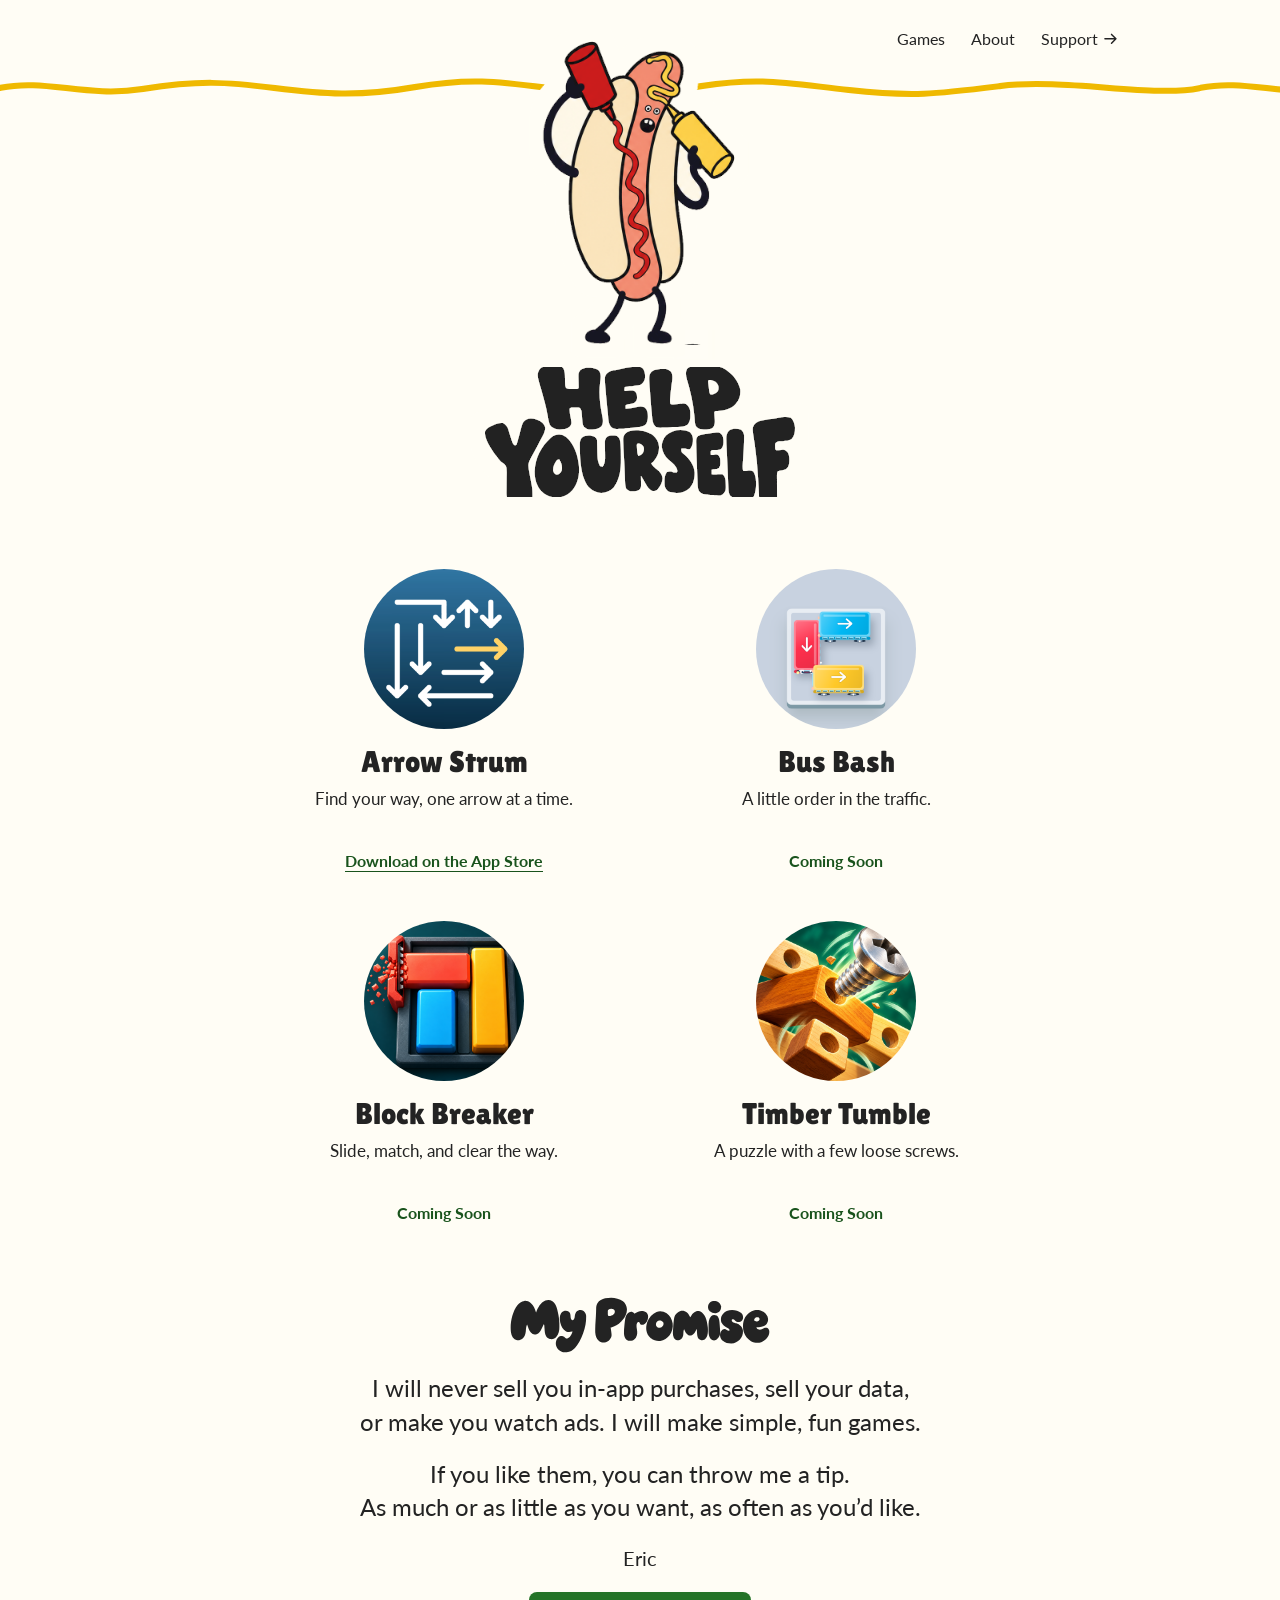
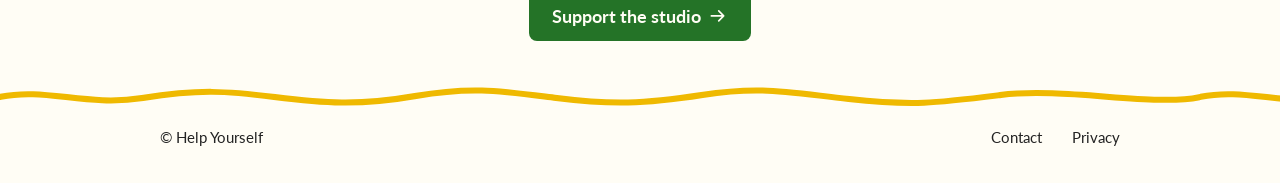
<file: docs/index.html>
<!doctype html>
<html lang="en">
<head>
  <meta charset="utf-8">
  <meta name="viewport" content="width=device-width, initial-scale=1">
  <meta name="description" content="Simple, fun games. No ads, no in-app purchases, and no selling your data. Meet Arrow Strum, Bus Bash, Block Breaker, and Timber Tumble.">
  <meta name="theme-color" content="#fffdf5">
  <meta property="og:title" content="Help Yourself — Simple, fun games">
  <meta property="og:description" content="Simple, fun games. No ads, no in-app purchases, and no selling your data. Meet Arrow Strum, Bus Bash, Block Breaker, and Timber Tumble.">
  <meta property="og:type" content="website">
  <title>Help Yourself — Simple, fun games</title>
  <link rel="stylesheet" href="assets/styles.css?v=23">
  <link rel="preload" href="assets/fonts/Lato-Regular.ttf" as="font" type="font/ttf" crossorigin>
  <script src="assets/site.js?v=3" defer></script>
  <script defer src="https://bakalytics.com/bakalytics.js" data-property="df28fb0e-aca4-45f9-acde-9a55ff2860d5"></script>
</head>
<body class="home">
  <a class="skip-link" href="#main">Skip to content</a>
  <header class="site-header">
    <div class="header-inner">
      <a class="small-brand" href="./" aria-label="Help Yourself home" aria-hidden="true" tabindex="-1"><img src="assets/brand/help-yourself-wordmark.svg" width="692" height="292" alt="Help Yourself"></a>
      <nav aria-label="Main navigation">
        <a href="#games">Games</a>
        <a href="about/">About</a>
        <a class="support-link" href="support/">Support <svg viewBox="0 0 24 24" fill="none" aria-hidden="true"><path d="M4 12h15m-6-6 6 6-6 6" stroke="currentColor" stroke-width="2" stroke-linecap="round" stroke-linejoin="round"/></svg></a>
      </nav>
    </div>
    <div class="header-rule" aria-hidden="true"></div>
  </header>
  <main id="main" tabindex="-1">
    <section class="hero" aria-labelledby="brand-title">
      <svg class="brand-filter" aria-hidden="true" focusable="false" xmlns="http://www.w3.org/2000/svg">
        <defs>
          <filter id="brand-clearance" x="-25%" y="-25%" width="150%" height="150%" primitiveUnits="userSpaceOnUse">
            <feMorphology in="SourceAlpha" operator="dilate" radius="14" result="outline"/>
            <feFlood flood-color="var(--color-paper)"/>
            <feComposite in2="outline" operator="in"/>
            <feMerge><feMergeNode/><feMergeNode in="SourceGraphic"/></feMerge>
          </filter>
        </defs>
      </svg>
      <img class="mascot" src="assets/brand/hot-dog-mascot.png" alt="" width="510" height="775" fetchpriority="high" style="filter: url(#brand-clearance)">
      <h1 id="brand-title"><span class="visually-hidden">Help Yourself</span><img class="wordmark" src="assets/brand/help-yourself-wordmark.svg" style="filter: url(#brand-clearance)" width="692" height="292" alt="" aria-hidden="true"></h1>
    </section>
    <section class="game-list" id="games" aria-labelledby="games-title">
      <h2 class="visually-hidden" id="games-title">Games</h2>
      <article class="game-preview" id="arrow-strum" aria-labelledby="arrow-strum-title">
        <img class="game-art" src="assets/games/arrow-strum.png" width="512" height="512" alt="">
        <h3 id="arrow-strum-title"><a href="arrow-strum/">Arrow Strum</a></h3>
        <p>Find your way, one arrow at a time.</p>
        <p class="availability"><a href="https://apps.apple.com/app/arrow-strum/id6838650227">Download on the App Store</a></p>
      </article>
      <article class="game-preview" id="bus-bash" aria-labelledby="bus-bash-title">
        <img class="game-art" src="assets/games/bus-bash.png" width="512" height="512" alt="" loading="lazy">
        <h3 id="bus-bash-title">Bus Bash</h3>
        <p>A little order in the traffic.</p>
        <p class="availability">Coming Soon</p>
      </article>
      <article class="game-preview" id="block-breaker" aria-labelledby="block-breaker-title">
        <img class="game-art" src="assets/games/block-breaker.png" width="512" height="512" alt="" loading="lazy">
        <h3 id="block-breaker-title">Block Breaker</h3>
        <p>Slide, match, and clear the way.</p>
        <p class="availability">Coming Soon</p>
      </article>
      <article class="game-preview" id="timber-tumble" aria-labelledby="timber-tumble-title">
        <img class="game-art" src="assets/games/timber-tumble.png" width="512" height="512" alt="" loading="lazy">
        <h3 id="timber-tumble-title">Timber Tumble</h3>
        <p>A puzzle with a few loose screws.</p>
        <p class="availability">Coming Soon</p>
      </article>
    </section>
    <section class="promise" aria-labelledby="promise-title">
      <h2 id="promise-title"><span class="visually-hidden">My Promise</span><img src="assets/headings/my-promise.svg" alt="" aria-hidden="true" width="1339" height="289" loading="lazy"></h2>
      <p>I will never sell you in-app purchases, sell your data,<br class="desktop-break"> or make you watch ads. I will make simple, fun games.</p>
      <p>If you like them, you can throw me a tip.<br class="desktop-break"> As much or as little as you want, as often as you’d like.</p>
      <p class="signoff">Eric</p>
      <a class="button" href="support/">Support the studio <svg viewBox="0 0 24 24" fill="none" aria-hidden="true"><path d="M4 12h15m-6-6 6 6-6 6" stroke="currentColor" stroke-width="2" stroke-linecap="round" stroke-linejoin="round"/></svg></a>
    </section>
  </main>
  <footer class="site-footer">
    <div class="footer-rule" aria-hidden="true"></div>
    <div class="footer-inner">
      <a href="./" class="footer-copyright">© Help Yourself</a>
      <nav aria-label="Footer navigation"><a href="mailto:support@helpyourself.games">Contact</a><a href="privacy/">Privacy</a></nav>
    </div>
  </footer>
</body>
</html>
</file>
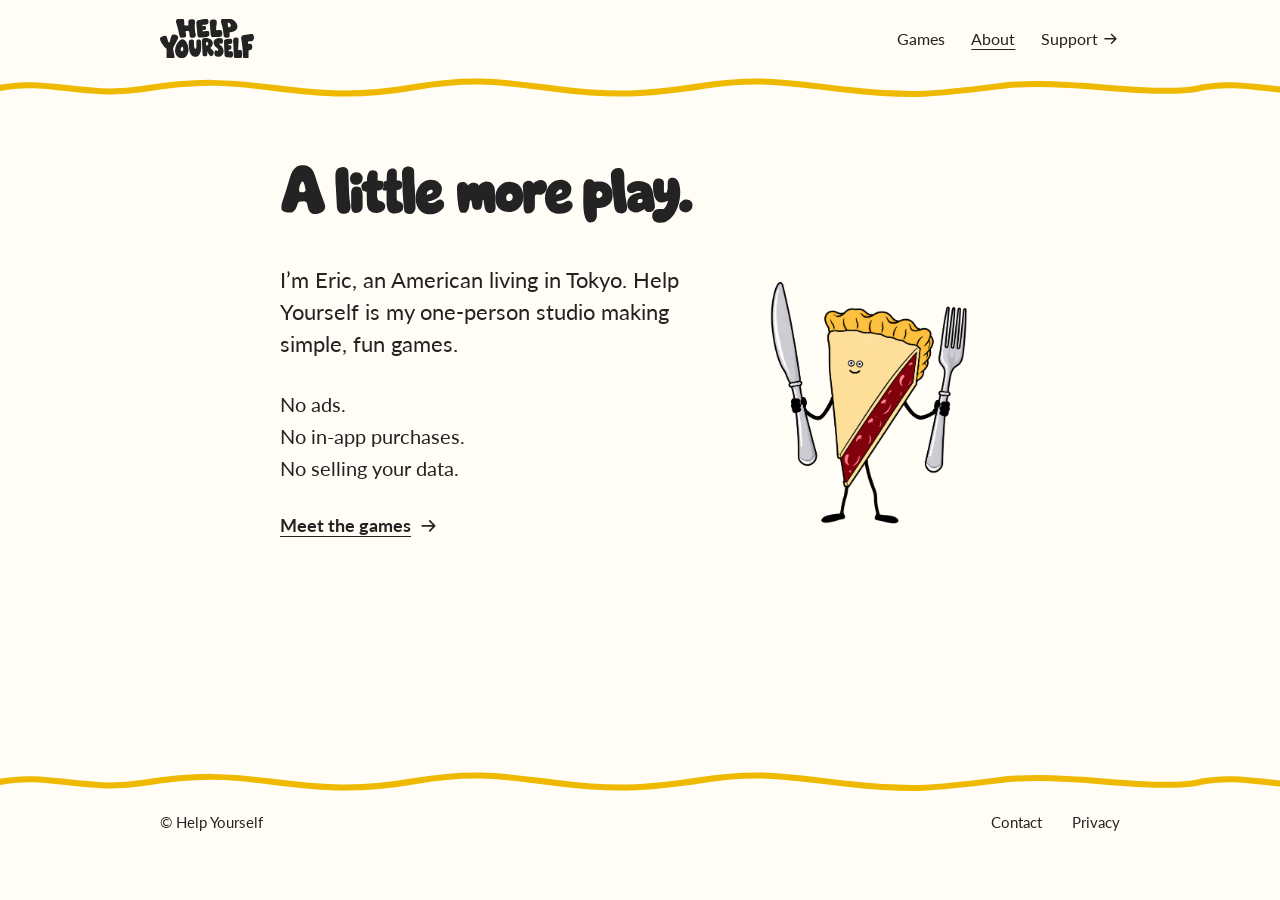
<file: docs/about/index.html>
<!doctype html>
<html lang="en">
<head>
  <meta charset="utf-8">
  <meta name="viewport" content="width=device-width, initial-scale=1">
  <meta name="description" content="Help Yourself is a one-person game studio by Eric, an American living in Tokyo.">
  <meta name="theme-color" content="#fffdf5">
  <meta property="og:title" content="About — Help Yourself">
  <meta property="og:description" content="Help Yourself is a one-person game studio by Eric, an American living in Tokyo.">
  <meta property="og:type" content="website">
  <title>About — Help Yourself</title>
  <link rel="stylesheet" href="../assets/styles.css?v=23">
  <link rel="preload" href="../assets/fonts/Lato-Regular.ttf" as="font" type="font/ttf" crossorigin>
  <script src="../assets/site.js?v=3" defer></script>
  <script defer src="https://bakalytics.com/bakalytics.js" data-property="df28fb0e-aca4-45f9-acde-9a55ff2860d5"></script>
</head>
<body>
  <a class="skip-link" href="#main">Skip to content</a>
  <header class="site-header">
    <div class="header-inner">
      <a class="small-brand" href="../" aria-label="Help Yourself home"><img src="../assets/brand/help-yourself-wordmark.svg" width="692" height="292" alt="Help Yourself"></a>
      <nav aria-label="Main navigation">
        <a href="../#games">Games</a>
        <a href="../about/" aria-current="page">About</a>
        <a class="support-link" href="../support/">Support <svg viewBox="0 0 24 24" fill="none" aria-hidden="true"><path d="M4 12h15m-6-6 6 6-6 6" stroke="currentColor" stroke-width="2" stroke-linecap="round" stroke-linejoin="round"/></svg></a>
      </nav>
    </div>
    <div class="header-rule" aria-hidden="true"></div>
  </header>
  <main id="main" class="interior" tabindex="-1">
    <div class="page-intro"><h1 class="lettered-heading"><span class="visually-hidden">A little more play.</span><img class="heading-art" src="../assets/headings/a-little-more-play.svg" alt="" aria-hidden="true" width="1103" height="160"></h1></div>
    <div class="short-story about-story">
      <p class="page-lead">I’m Eric, an American living in Tokyo. Help Yourself is my one-person studio making simple, fun games.</p>
      <img class="pie-character" src="../assets/characters/cherry-pie.png" alt="" width="1145" height="1374">
      <p class="promise-lines">No ads.<br>No in-app purchases.<br>No selling your data.</p>
      <a class="text-action" href="../#games">Meet the games <svg viewBox="0 0 24 24" fill="none" aria-hidden="true"><path d="M4 12h15m-6-6 6 6-6 6" stroke="currentColor" stroke-width="2" stroke-linecap="round" stroke-linejoin="round"/></svg></a>
    </div>
  </main>
  <footer class="site-footer">
    <div class="footer-rule" aria-hidden="true"></div>
    <div class="footer-inner">
      <a href="../" class="footer-copyright">© Help Yourself</a>
      <nav aria-label="Footer navigation"><a href="mailto:support@helpyourself.games">Contact</a><a href="../privacy/">Privacy</a></nav>
    </div>
  </footer>
</body>
</html>
</file>
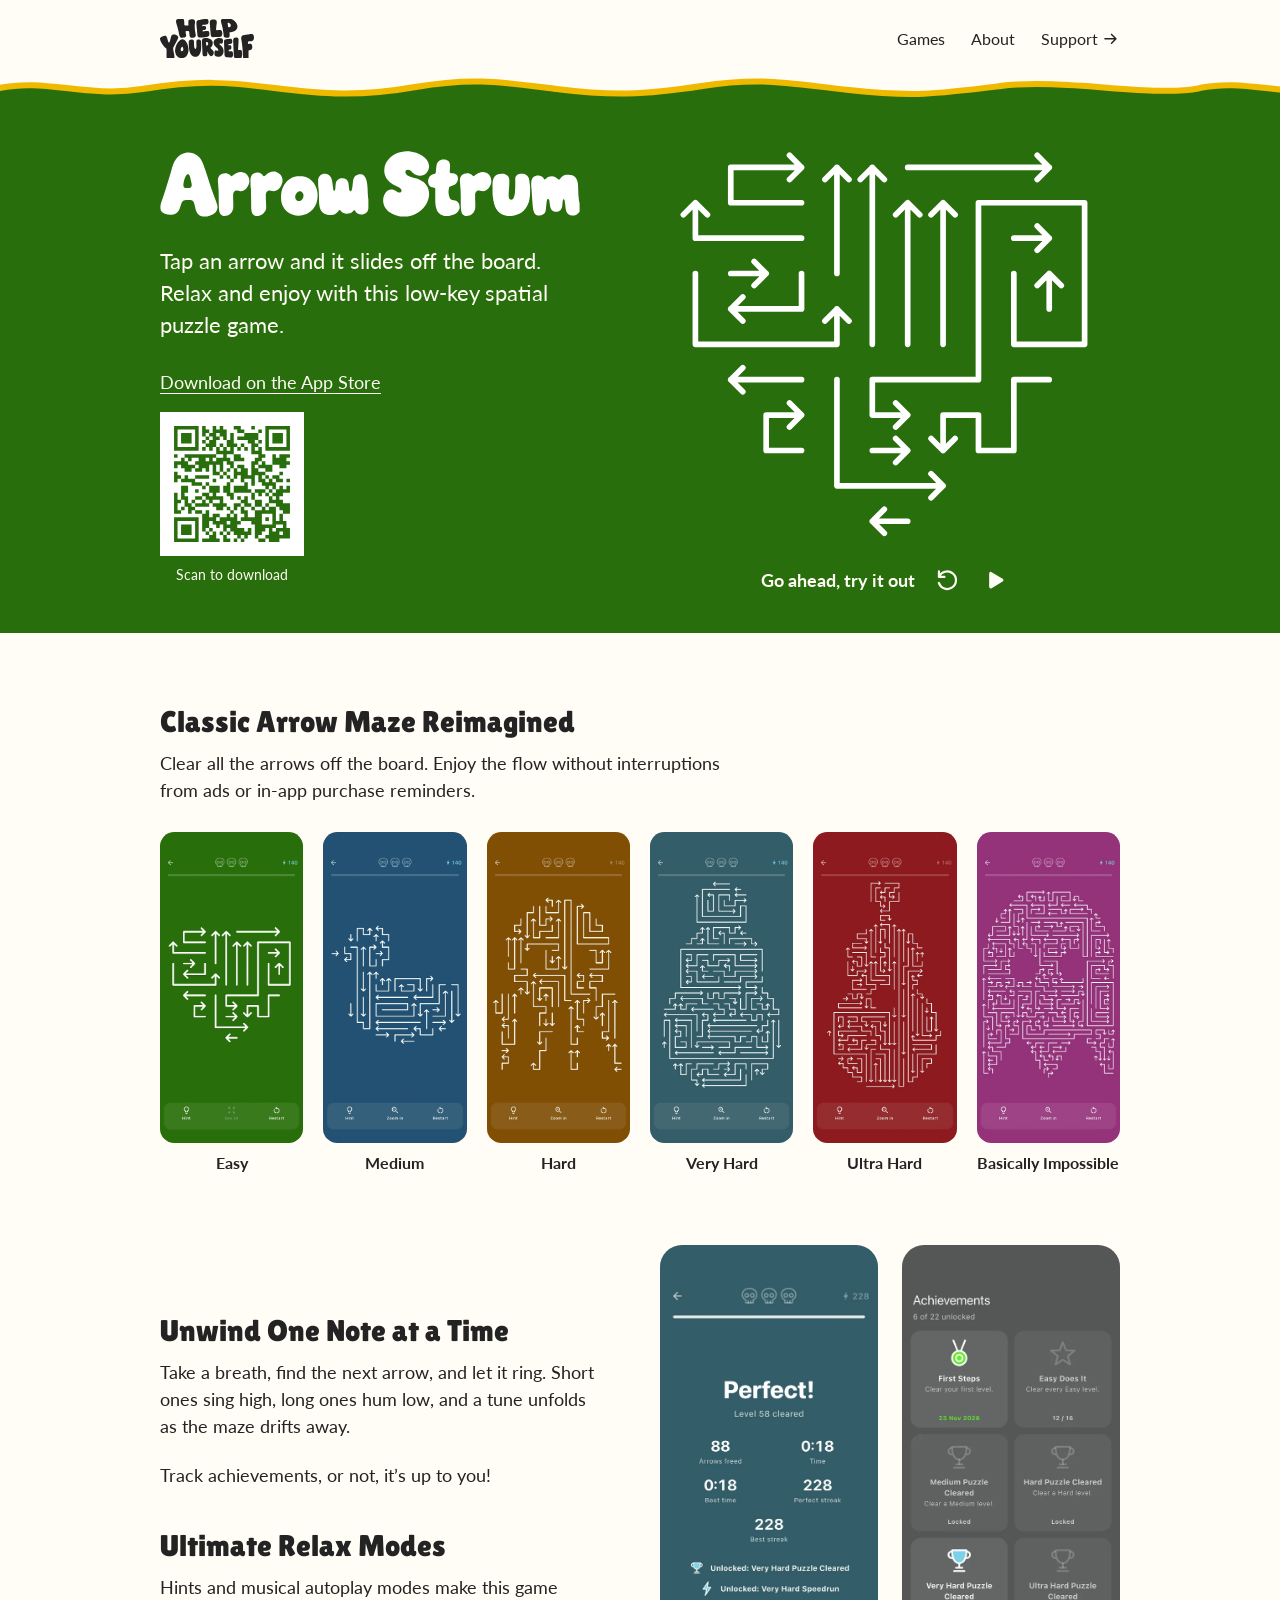
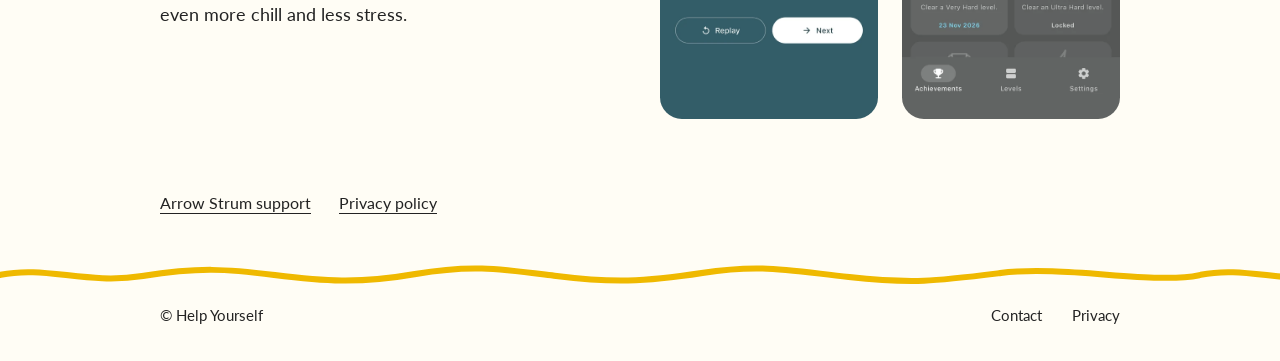
<file: docs/arrow-strum/index.html>
<!doctype html>
<html lang="en">
<head>
  <meta charset="utf-8">
  <meta name="viewport" content="width=device-width, initial-scale=1">
  <meta name="description" content="Free every arrow and play the whole board like a harp. A musical puzzle with 100 levels, no ads, and no in-app purchases.">
  <meta name="theme-color" content="#fffdf5">
  <meta property="og:title" content="Arrow Strum — Help Yourself">
  <meta property="og:description" content="Free every arrow and play the whole board like a harp. A musical puzzle with 100 levels, no ads, and no in-app purchases.">
  <meta property="og:type" content="website">
  <meta property="og:image" content="https://helpyourself.games/assets/games/arrow-strum.png">
  <title>Arrow Strum — Help Yourself</title>
  <link rel="stylesheet" href="../assets/styles.css?v=24">
  <link rel="preload" href="../assets/fonts/Lato-Regular.ttf" as="font" type="font/ttf" crossorigin>
  <script src="../assets/site.js?v=3" defer></script>
  <script src="../assets/arrow-strum.js?v=7" defer></script>
  <script defer src="https://bakalytics.com/bakalytics.js" data-property="df28fb0e-aca4-45f9-acde-9a55ff2860d5"></script>
</head>
<body>
  <a class="skip-link" href="#main">Skip to content</a>
  <header class="site-header">
    <div class="header-inner">
      <a class="small-brand" href="../" aria-label="Help Yourself home"><img src="../assets/brand/help-yourself-wordmark.svg" width="692" height="292" alt="Help Yourself"></a>
      <nav aria-label="Main navigation">
        <a href="../#games">Games</a>
        <a href="../about/">About</a>
        <a class="support-link" href="../support/">Support <svg viewBox="0 0 24 24" fill="none" aria-hidden="true"><path d="M4 12h15m-6-6 6 6-6 6" stroke="currentColor" stroke-width="2" stroke-linecap="round" stroke-linejoin="round"/></svg></a>
      </nav>
    </div>
    <div class="header-rule" aria-hidden="true"></div>
  </header>
  <main id="main" class="interior game-page" tabindex="-1">
    <div class="game-banner">
     <div class="game-hero">
      <div class="game-intro">
        <h1 class="lettered-heading"><span class="visually-hidden">Arrow Strum</span><img class="heading-art" src="../assets/headings/arrow-strum.svg" alt="" aria-hidden="true" width="3417" height="537"></h1>
        <p class="page-lead">Tap an arrow and it slides off the board. Relax and enjoy with this low-key spatial puzzle game.</p>
        <div class="app-download">
          <a href="https://apps.apple.com/app/arrow-strum/id6838650227">Download on the App Store</a>
          <figure class="app-store-qr">
            <a href="https://apps.apple.com/app/arrow-strum/id6838650227" aria-label="Arrow Strum on the App Store"><img src="../assets/games/arrow-strum-app-store-qr.svg?v=2" width="144" height="144" alt="QR code for Arrow Strum’s App Store listing"></a>
            <figcaption>Scan to download</figcaption>
          </figure>
        </div>
      </div>
      <div class="board-demo" id="board-demo">
        <svg class="board" viewBox="-1 -1 13 12" role="img" aria-label="A heart-shaped Arrow Strum board made of 19 white arrows.">
          <path data-arrow="6,0 R4" d="M6 0 10 0M9.66 0.34 10 0 9.66 -0.34"/>
          <path data-arrow="5,5 U5" d="M5 5 5 0M5.34 0.34 5 0 4.66 0.34"/>
          <path data-arrow="4,6 D3 R3" d="M4 6 4 9 7 9M6.66 9.34 7 9 6.66 8.66"/>
          <path data-arrow="10,6 L1 D2 L1 U1 L1 D1" d="M10 6 9 6 9 8 8 8 8 7 7 7 7 8M6.66 7.66 7 8 7.34 7.66"/>
          <path data-arrow="7,5 U4" d="M7 5 7 1M7.34 1.34 7 1 6.66 1.34"/>
          <path data-arrow="4,3 U3" d="M4 3 4 0M4.34 0.34 4 0 3.66 0.34"/>
          <path data-arrow="0,3 D2 R4 U1" d="M0 3 0 5 4 5 4 4M4.34 4.34 4 4 3.66 4.34"/>
          <path data-arrow="9,3 D2 R2 U4 L3 D5 L3 D1 R1" d="M9 3 9 5 11 5 11 1 8 1 8 6 5 6 5 7 6 7M5.66 7.34 6 7 5.66 6.66"/>
          <path data-arrow="3,8 L1 U1 R1" d="M3 8 2 8 2 7 3 7M2.66 7.34 3 7 2.66 6.66"/>
          <path data-arrow="3,2 L3 U1" d="M3 2 0 2 0 1M0.34 1.34 0 1 -0.34 1.34"/>
          <path data-arrow="3,1 L2 U1 R2" d="M3 1 1 1 1 0 3 0M2.66 0.34 3 0 2.66 -0.34"/>
          <path data-arrow="9,2 R1" d="M9 2 10 2M9.66 2.34 10 2 9.66 1.66"/>
          <path data-arrow="3,3 D1 L2" d="M3 3 3 4 1 4M1.34 3.66 1 4 1.34 4.34"/>
          <path data-arrow="3,6 L2" d="M3 6 1 6M1.34 5.66 1 6 1.34 6.34"/>
          <path data-arrow="6,10 L1" d="M6 10 5 10M5.34 9.66 5 10 5.34 10.34"/>
          <path data-arrow="5,8 R1" d="M5 8 6 8M5.66 8.34 6 8 5.66 7.66"/>
          <path data-arrow="6,5 U4" d="M6 5 6 1M6.34 1.34 6 1 5.66 1.34"/>
          <path data-arrow="10,4 U1" d="M10 4 10 3M10.34 3.34 10 3 9.66 3.34"/>
          <path data-arrow="1,3 R1" d="M1 3 2 3M1.66 3.34 2 3 1.66 2.66"/>
        </svg>
        <div class="board-controls" hidden>
          <p class="board-prompt">Go ahead, try it out</p>
          <p class="board-status visually-hidden" role="status"></p>
          <button class="icon-button" type="button" aria-label="Restart" title="Restart" data-restart><svg viewBox="0 0 24 24" fill="none" aria-hidden="true"><path d="M4.6 9a8 8 0 1 1-.2 5.5M4.5 4v5h5" stroke="currentColor" stroke-width="2" stroke-linecap="round" stroke-linejoin="round"/></svg></button>
          <button class="icon-button" type="button" aria-label="Autoplay" title="Autoplay" data-autoplay><svg viewBox="0 0 24 24" fill="currentColor" stroke="currentColor" stroke-width="3" stroke-linejoin="round" aria-hidden="true"><path class="play-icon" d="M8 6v12l10-6z"/><path class="stop-icon" d="M7 7h10v10H7z"/></svg></button>
        </div>
      </div>
     </div>
    </div>
    <section class="game-section" aria-labelledby="ranks-title">
      <h2 id="ranks-title">Classic Arrow Maze Reimagined</h2>
      <p>Clear all the arrows off the board. Enjoy the flow without interruptions from ads or in-app purchase reminders.</p>
      <ul class="rank-list">
        <li><a class="shot" href="../assets/games/arrow-strum/easy-heart-large.webp"><img class="screen" src="../assets/games/arrow-strum/easy-heart.webp" width="400" height="869" loading="lazy" alt="An Easy board in the shape of a heart."><span>Easy</span></a></li>
        <li><a class="shot" href="../assets/games/arrow-strum/medium-duck-large.webp"><img class="screen" src="../assets/games/arrow-strum/medium-duck.webp" width="400" height="869" loading="lazy" alt="A Medium board in the shape of a duck."><span>Medium</span></a></li>
        <li><a class="shot" href="../assets/games/arrow-strum/hard-octopus-large.webp"><img class="screen" src="../assets/games/arrow-strum/hard-octopus.webp" width="400" height="869" loading="lazy" alt="A Hard board in the shape of an octopus."><span>Hard</span></a></li>
        <li><a class="shot" href="../assets/games/arrow-strum/very-hard-snowman-large.webp"><img class="screen" src="../assets/games/arrow-strum/very-hard-snowman.webp" width="400" height="869" loading="lazy" alt="A Very Hard board in the shape of a snowman."><span>Very Hard</span></a></li>
        <li><a class="shot" href="../assets/games/arrow-strum/ultra-hard-guitar-large.webp"><img class="screen" src="../assets/games/arrow-strum/ultra-hard-guitar.webp" width="400" height="869" loading="lazy" alt="An Ultra Hard board in the shape of a guitar."><span>Ultra Hard</span></a></li>
        <li><a class="shot" href="../assets/games/arrow-strum/impossible-ghost-large.webp"><img class="screen" src="../assets/games/arrow-strum/impossible-ghost.webp" width="400" height="869" loading="lazy" alt="A Basically Impossible board in the shape of a ghost."><span>Basically Impossible</span></a></li>
      </ul>
    </section>
    <div class="game-section game-split">
      <div>
        <section aria-labelledby="music-title">
          <h2 id="music-title">Unwind One Note at a Time</h2>
          <p>Take a breath, find the next arrow, and let it ring. Short ones sing high, long ones hum low, and a tune unfolds as the maze drifts away.</p>
          <p>Track achievements, or not, it’s up to you!</p>
        </section>
        <section aria-labelledby="way-title">
          <h2 id="way-title">Ultimate Relax Modes</h2>
          <p>Hints and musical autoplay modes make this game even more chill and less stress.</p>
        </section>
      </div>
      <div class="screen-pair">
        <a class="shot" href="../assets/games/arrow-strum/cleared-large.webp"><img class="screen" src="../assets/games/arrow-strum/cleared.webp" width="520" height="1131" loading="lazy" alt="The Perfect screen after clearing level 58."></a>
        <a class="shot" href="../assets/games/arrow-strum/achievements-large.webp"><img class="screen" src="../assets/games/arrow-strum/achievements.webp" width="520" height="1131" loading="lazy" alt="The Achievements screen, with 6 of 22 unlocked."></a>
      </div>
    </div>
    <p class="game-section game-links"><a href="support/">Arrow Strum support</a> <a href="privacy/">Privacy policy</a></p>
    <dialog class="viewer" aria-label="Screenshot viewer">
      <img alt="" width="960" height="2087">
      <p class="viewer-caption"></p>
      <button class="viewer-button viewer-close" type="button" aria-label="Close"><svg viewBox="0 0 24 24" fill="none" aria-hidden="true"><path d="m6 6 12 12M18 6 6 18" stroke="currentColor" stroke-width="2" stroke-linecap="round"/></svg></button>
      <button class="viewer-button viewer-previous" type="button" aria-label="Previous screenshot"><svg viewBox="0 0 24 24" fill="none" aria-hidden="true"><path d="M20 12H5m6-6-6 6 6 6" stroke="currentColor" stroke-width="2" stroke-linecap="round" stroke-linejoin="round"/></svg></button>
      <button class="viewer-button viewer-next" type="button" aria-label="Next screenshot"><svg viewBox="0 0 24 24" fill="none" aria-hidden="true"><path d="M4 12h15m-6-6 6 6-6 6" stroke="currentColor" stroke-width="2" stroke-linecap="round" stroke-linejoin="round"/></svg></button>
    </dialog>
  </main>
  <footer class="site-footer">
    <div class="footer-rule" aria-hidden="true"></div>
    <div class="footer-inner">
      <a href="../" class="footer-copyright">© Help Yourself</a>
      <nav aria-label="Footer navigation"><a href="mailto:support@helpyourself.games">Contact</a><a href="../privacy/">Privacy</a></nav>
    </div>
  </footer>
</body>
</html>
</file>
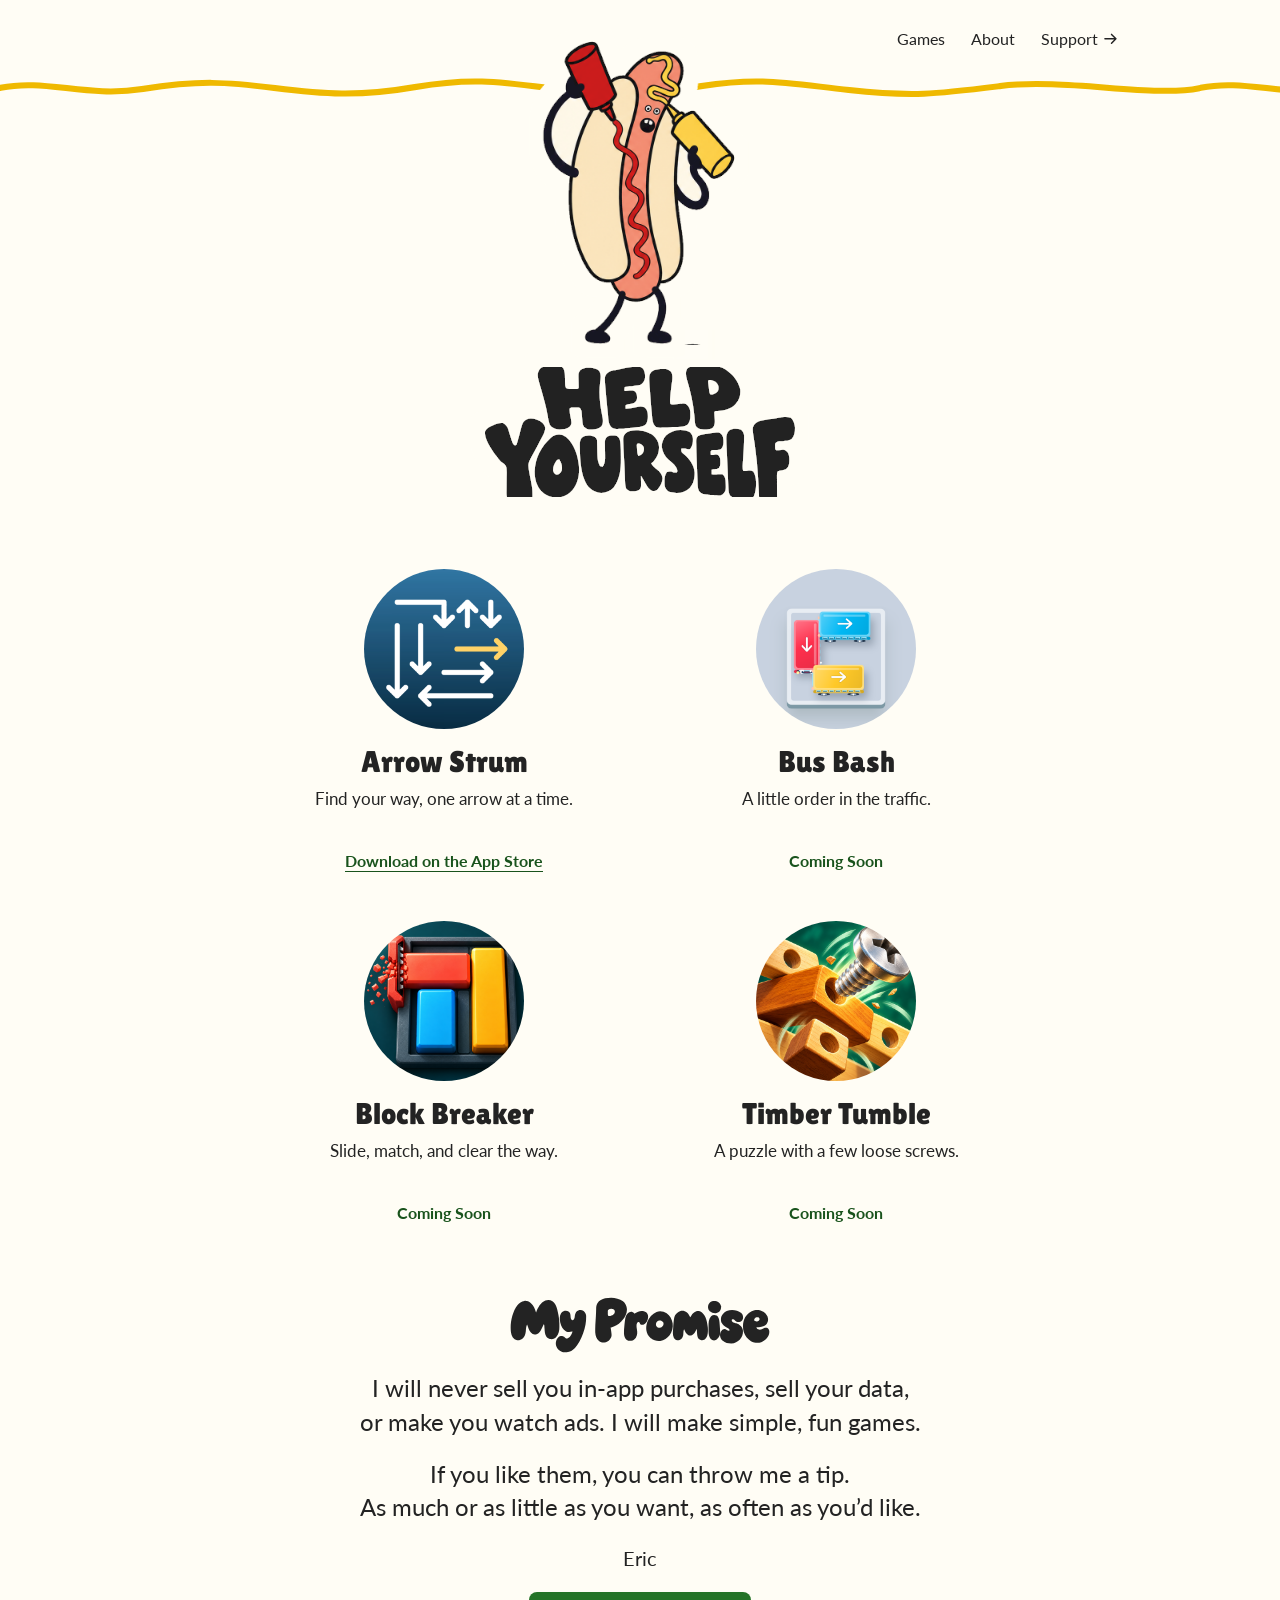
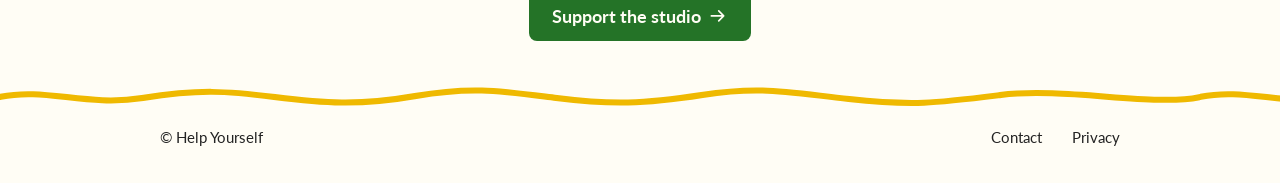
<file: docs/games/index.html>
<!doctype html>
<html lang="en">
<head>
  <meta charset="utf-8">
  <meta name="viewport" content="width=device-width, initial-scale=1">
  <title>Games — Help Yourself</title>
  <link rel="canonical" href="https://helpyourself.games/">
  <script>
    // Keep old game bookmarks working while the homepage is the games page.
    const sections = ["games", "arrow-strum", "bus-bash", "block-breaker", "timber-tumble"];
    const section = location.hash.slice(1);
    location.replace("../#" + (sections.includes(section) ? section : "games"));
  </script>
  <meta http-equiv="refresh" content="0;url=../#games">
  <script defer src="https://bakalytics.com/bakalytics.js" data-property="df28fb0e-aca4-45f9-acde-9a55ff2860d5"></script>
</head>
<body>
  <p><a href="../#games">See the games on Help Yourself</a></p>
</body>
</html>
</file>
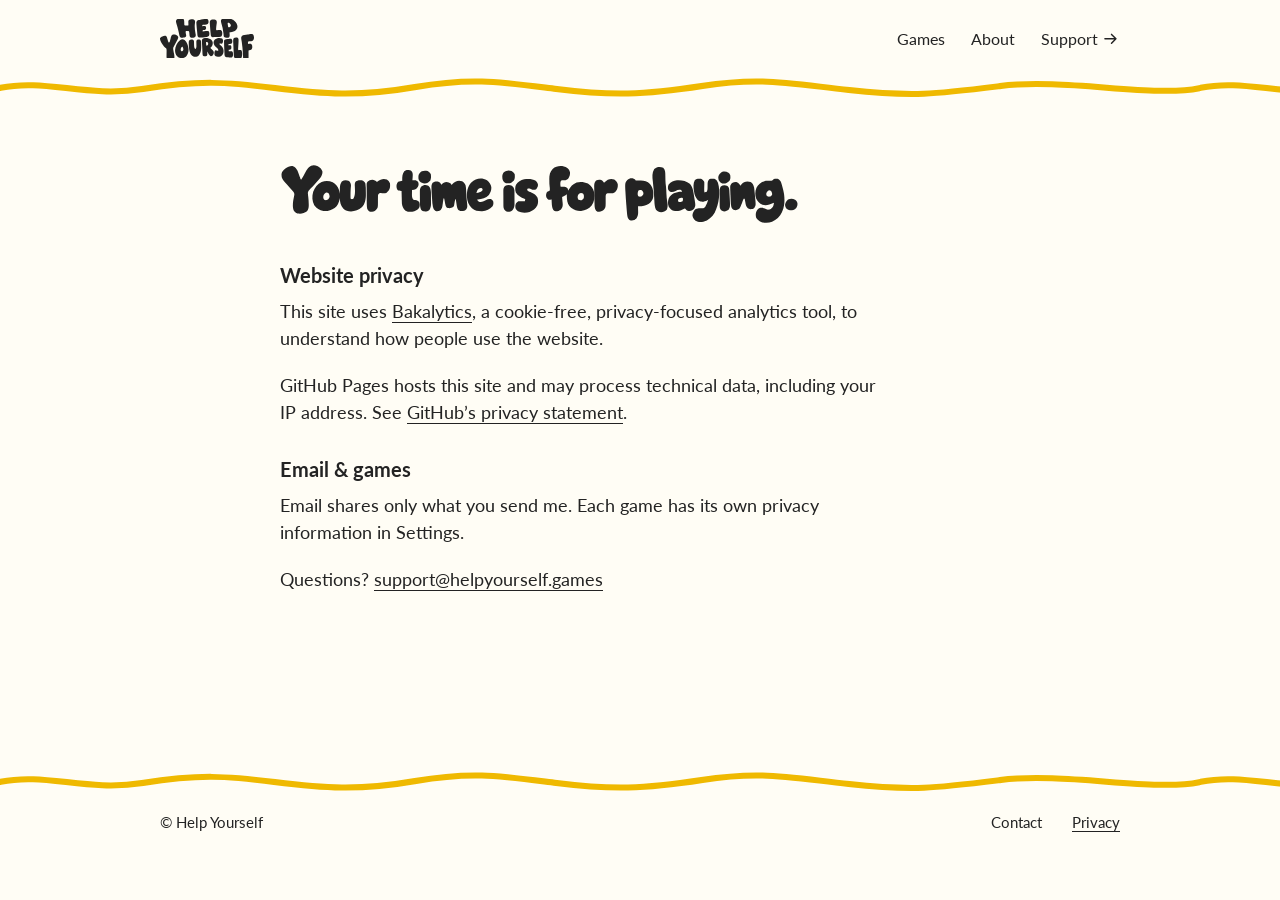
<file: docs/privacy/index.html>
<!doctype html>
<html lang="en">
<head>
  <meta charset="utf-8">
  <meta name="viewport" content="width=device-width, initial-scale=1">
  <meta name="description" content="How this Help Yourself website handles privacy.">
  <meta name="theme-color" content="#fffdf5">
  <meta property="og:title" content="Privacy — Help Yourself">
  <meta property="og:description" content="How this Help Yourself website handles privacy.">
  <meta property="og:type" content="website">
  <title>Privacy — Help Yourself</title>
  <link rel="stylesheet" href="../assets/styles.css?v=23">
  <link rel="preload" href="../assets/fonts/Lato-Regular.ttf" as="font" type="font/ttf" crossorigin>
  <script src="../assets/site.js?v=3" defer></script>
  <script defer src="https://bakalytics.com/bakalytics.js" data-property="df28fb0e-aca4-45f9-acde-9a55ff2860d5"></script>
</head>
<body>
  <a class="skip-link" href="#main">Skip to content</a>
  <header class="site-header">
    <div class="header-inner">
      <a class="small-brand" href="../" aria-label="Help Yourself home"><img src="../assets/brand/help-yourself-wordmark.svg" width="692" height="292" alt="Help Yourself"></a>
      <nav aria-label="Main navigation">
        <a href="../#games">Games</a>
        <a href="../about/">About</a>
        <a class="support-link" href="../support/">Support <svg viewBox="0 0 24 24" fill="none" aria-hidden="true"><path d="M4 12h15m-6-6 6 6-6 6" stroke="currentColor" stroke-width="2" stroke-linecap="round" stroke-linejoin="round"/></svg></a>
      </nav>
    </div>
    <div class="header-rule" aria-hidden="true"></div>
  </header>
  <main id="main" class="interior" tabindex="-1">
    <div class="page-intro"><h1 class="lettered-heading"><span class="visually-hidden">Your time is for playing.</span><img class="heading-art" src="../assets/headings/your-time-is-for-playing.svg" alt="" aria-hidden="true" width="1435" height="166"></h1></div>
    <div class="privacy-copy">
      <h2>Website privacy</h2>
      <p>This site uses <a href="https://bakalytics.com/">Bakalytics</a>, a cookie-free, privacy-focused analytics tool, to understand how people use the website.</p>
      <p>GitHub Pages hosts this site and may process technical data, including your IP address. See <a href="https://docs.github.com/en/site-policy/privacy-policies/github-general-privacy-statement">GitHub’s privacy statement</a>.</p>
      <h2>Email &amp; games</h2>
      <p>Email shares only what you send me. Each game has its own privacy information in Settings.</p>
      <p>Questions? <a href="mailto:support@helpyourself.games">support@helpyourself.games</a></p>
    </div>
  </main>
  <footer class="site-footer">
    <div class="footer-rule" aria-hidden="true"></div>
    <div class="footer-inner">
      <a href="../" class="footer-copyright">© Help Yourself</a>
      <nav aria-label="Footer navigation"><a href="mailto:support@helpyourself.games">Contact</a><a href="../privacy/" aria-current="page">Privacy</a></nav>
    </div>
  </footer>
</body>
</html>
</file>
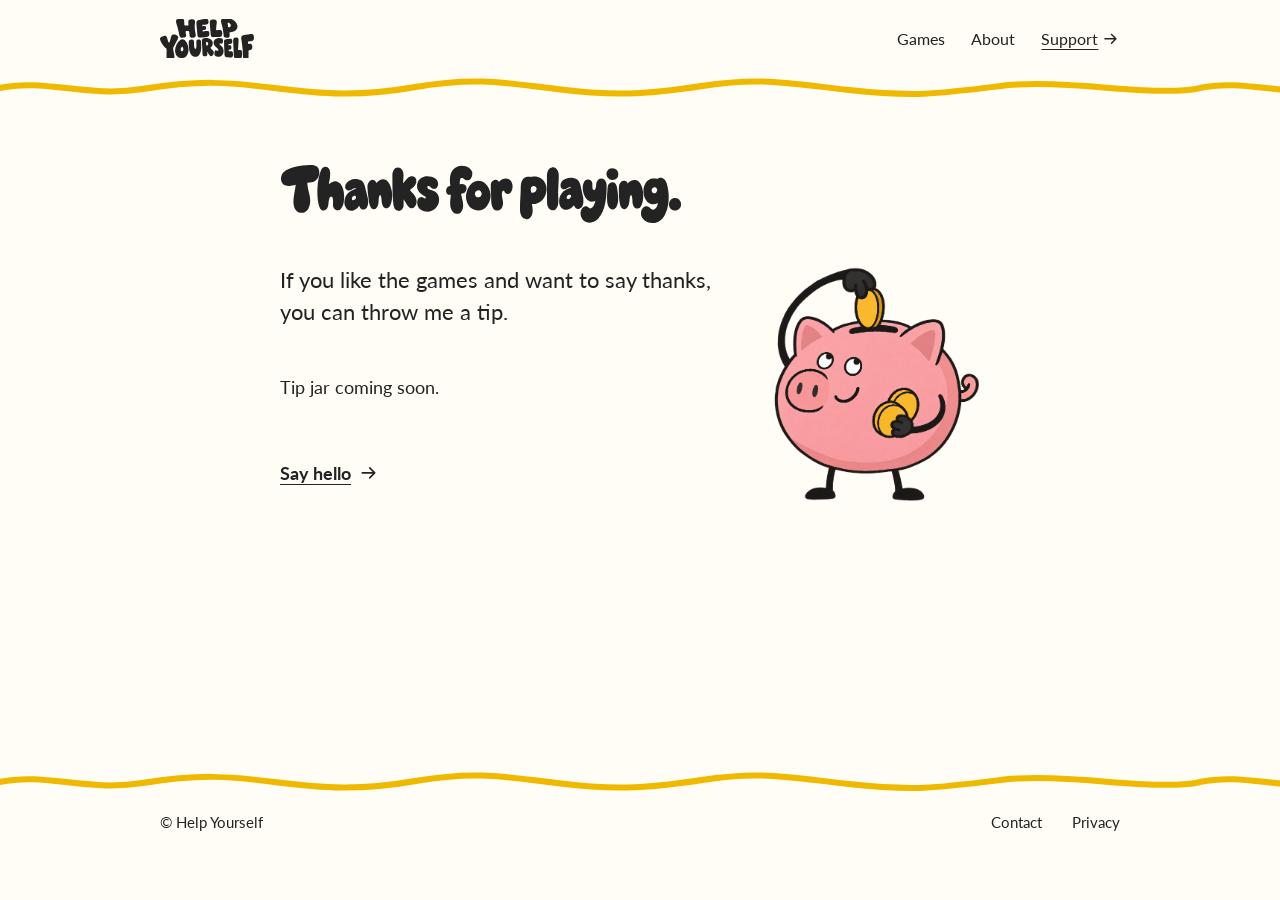
<file: docs/support/index.html>
<!doctype html>
<html lang="en">
<head>
  <meta charset="utf-8">
  <meta name="viewport" content="width=device-width, initial-scale=1">
  <meta name="description" content="If you like the games and want to say thanks, you can throw me a tip.">
  <meta name="theme-color" content="#fffdf5">
  <meta property="og:title" content="Support the studio — Help Yourself">
  <meta property="og:description" content="If you like the games and want to say thanks, you can throw me a tip.">
  <meta property="og:type" content="website">
  <title>Support the studio — Help Yourself</title>
  <link rel="stylesheet" href="../assets/styles.css?v=23">
  <link rel="preload" href="../assets/fonts/Lato-Regular.ttf" as="font" type="font/ttf" crossorigin>
  <script src="../assets/site.js?v=3" defer></script>
  <script defer src="https://bakalytics.com/bakalytics.js" data-property="df28fb0e-aca4-45f9-acde-9a55ff2860d5"></script>
</head>
<body>
  <a class="skip-link" href="#main">Skip to content</a>
  <header class="site-header">
    <div class="header-inner">
      <a class="small-brand" href="../" aria-label="Help Yourself home"><img src="../assets/brand/help-yourself-wordmark.svg" width="692" height="292" alt="Help Yourself"></a>
      <nav aria-label="Main navigation">
        <a href="../#games">Games</a>
        <a href="../about/">About</a>
        <a class="support-link" href="../support/" aria-current="page">Support <svg viewBox="0 0 24 24" fill="none" aria-hidden="true"><path d="M4 12h15m-6-6 6 6-6 6" stroke="currentColor" stroke-width="2" stroke-linecap="round" stroke-linejoin="round"/></svg></a>
      </nav>
    </div>
    <div class="header-rule" aria-hidden="true"></div>
  </header>
  <main id="main" class="interior" tabindex="-1">
    <div class="page-intro"><h1 class="lettered-heading"><span class="visually-hidden">Thanks for playing.</span><img class="heading-art" src="../assets/headings/thanks-for-playing.svg" alt="" aria-hidden="true" width="1487" height="222"></h1></div>
    <div class="short-story support-copy support-story">
      <p class="page-lead">If you like the games and want to say thanks, you can throw me a tip.</p>
      <img class="bank-character" src="../assets/characters/coin-bank.png" alt="A smiling piggy bank putting a gold coin into its own slot." width="1223" height="1286">
      <p>Tip jar coming soon.</p>
      <a class="text-action" href="mailto:support@helpyourself.games">Say hello <svg viewBox="0 0 24 24" fill="none" aria-hidden="true"><path d="M4 12h15m-6-6 6 6-6 6" stroke="currentColor" stroke-width="2" stroke-linecap="round" stroke-linejoin="round"/></svg></a>
    </div>
  </main>
  <footer class="site-footer">
    <div class="footer-rule" aria-hidden="true"></div>
    <div class="footer-inner">
      <a href="../" class="footer-copyright">© Help Yourself</a>
      <nav aria-label="Footer navigation"><a href="mailto:support@helpyourself.games">Contact</a><a href="../privacy/">Privacy</a></nav>
    </div>
  </footer>
</body>
</html>
</file>
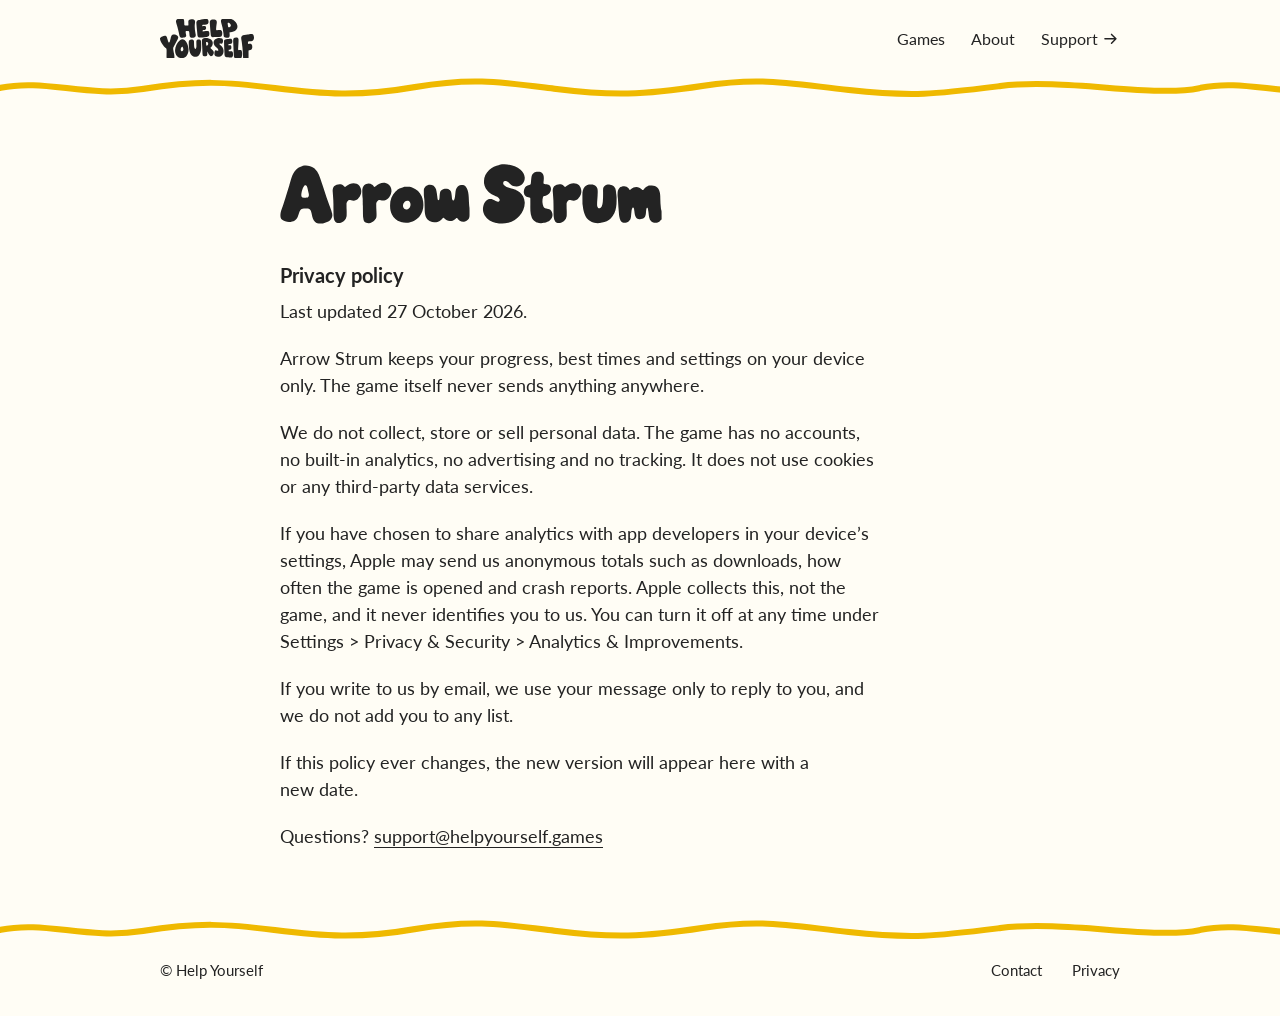
<file: docs/arrow-strum/privacy/index.html>
<!doctype html>
<html lang="en">
<head>
  <meta charset="utf-8">
  <meta name="viewport" content="width=device-width, initial-scale=1">
  <meta name="description" content="Arrow Strum collects nothing. Your progress stays on your device.">
  <meta name="theme-color" content="#fffdf5">
  <meta property="og:title" content="Arrow Strum privacy policy — Help Yourself">
  <meta property="og:description" content="Arrow Strum collects nothing. Your progress stays on your device.">
  <meta property="og:type" content="website">
  <meta property="og:image" content="https://helpyourself.games/assets/games/arrow-strum.png">
  <title>Arrow Strum privacy policy — Help Yourself</title>
  <link rel="stylesheet" href="../../assets/styles.css?v=23">
  <link rel="preload" href="../../assets/fonts/Lato-Regular.ttf" as="font" type="font/ttf" crossorigin>
  <script src="../../assets/site.js?v=3" defer></script>
  <script defer src="https://bakalytics.com/bakalytics.js" data-property="df28fb0e-aca4-45f9-acde-9a55ff2860d5"></script>
</head>
<body>
  <a class="skip-link" href="#main">Skip to content</a>
  <header class="site-header">
    <div class="header-inner">
      <a class="small-brand" href="../../" aria-label="Help Yourself home"><img src="../../assets/brand/help-yourself-wordmark.svg" width="692" height="292" alt="Help Yourself"></a>
      <nav aria-label="Main navigation">
        <a href="../../#games">Games</a>
        <a href="../../about/">About</a>
        <a class="support-link" href="../../support/">Support <svg viewBox="0 0 24 24" fill="none" aria-hidden="true"><path d="M4 12h15m-6-6 6 6-6 6" stroke="currentColor" stroke-width="2" stroke-linecap="round" stroke-linejoin="round"/></svg></a>
      </nav>
    </div>
    <div class="header-rule" aria-hidden="true"></div>
  </header>
  <main id="main" class="interior" tabindex="-1">
    <div class="page-intro"><h1 class="lettered-heading"><span class="visually-hidden">Arrow Strum privacy policy</span><img class="heading-art" src="../../assets/headings/arrow-strum.svg" alt="" aria-hidden="true" width="3417" height="537"></h1></div>
    <div class="privacy-copy">
      <h2>Privacy policy</h2>
      <p>Last updated 27 October 2026.</p>
      <p>Arrow Strum keeps your progress, best times and settings on your device only. The game itself never sends anything anywhere.</p>
      <p>We do not collect, store or sell personal data. The game has no accounts, no built-in analytics, no advertising and no tracking. It does not use cookies or any third-party data services.</p>
      <p>If you have chosen to share analytics with app developers in your device’s settings, Apple may send us anonymous totals such as downloads, how often the game is opened and crash reports. Apple collects this, not the game, and it never identifies you to us. You can turn it off at any time under Settings &gt; Privacy &amp; Security &gt; Analytics &amp; Improvements.</p>
      <p>If you write to us by email, we use your message only to reply to you, and we do not add you to any list.</p>
      <p>If this policy ever changes, the new version will appear here with a new date.</p>
      <p>Questions? <a href="mailto:support@helpyourself.games">support@helpyourself.games</a></p>
    </div>
  </main>
  <footer class="site-footer">
    <div class="footer-rule" aria-hidden="true"></div>
    <div class="footer-inner">
      <a href="../../" class="footer-copyright">© Help Yourself</a>
      <nav aria-label="Footer navigation"><a href="mailto:support@helpyourself.games">Contact</a><a href="../../privacy/">Privacy</a></nav>
    </div>
  </footer>
</body>
</html>
</file>
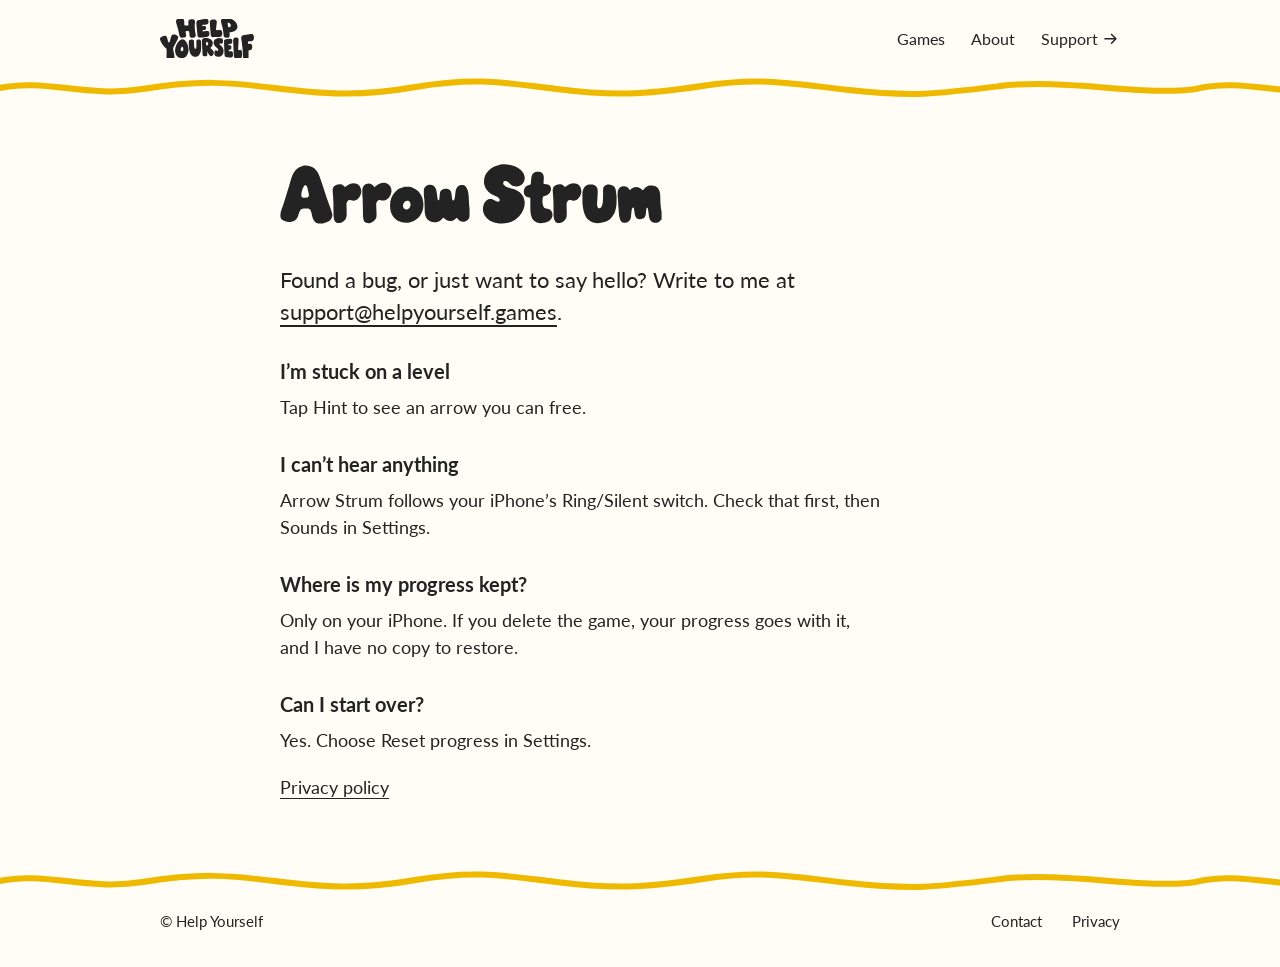
<file: docs/arrow-strum/support/index.html>
<!doctype html>
<html lang="en">
<head>
  <meta charset="utf-8">
  <meta name="viewport" content="width=device-width, initial-scale=1">
  <meta name="description" content="Help with Arrow Strum, and how to reach me.">
  <meta name="theme-color" content="#fffdf5">
  <meta property="og:title" content="Arrow Strum support — Help Yourself">
  <meta property="og:description" content="Help with Arrow Strum, and how to reach me.">
  <meta property="og:type" content="website">
  <meta property="og:image" content="https://helpyourself.games/assets/games/arrow-strum.png">
  <title>Arrow Strum support — Help Yourself</title>
  <link rel="stylesheet" href="../../assets/styles.css?v=23">
  <link rel="preload" href="../../assets/fonts/Lato-Regular.ttf" as="font" type="font/ttf" crossorigin>
  <script src="../../assets/site.js?v=3" defer></script>
  <script defer src="https://bakalytics.com/bakalytics.js" data-property="df28fb0e-aca4-45f9-acde-9a55ff2860d5"></script>
</head>
<body>
  <a class="skip-link" href="#main">Skip to content</a>
  <header class="site-header">
    <div class="header-inner">
      <a class="small-brand" href="../../" aria-label="Help Yourself home"><img src="../../assets/brand/help-yourself-wordmark.svg" width="692" height="292" alt="Help Yourself"></a>
      <nav aria-label="Main navigation">
        <a href="../../#games">Games</a>
        <a href="../../about/">About</a>
        <a class="support-link" href="../../support/">Support <svg viewBox="0 0 24 24" fill="none" aria-hidden="true"><path d="M4 12h15m-6-6 6 6-6 6" stroke="currentColor" stroke-width="2" stroke-linecap="round" stroke-linejoin="round"/></svg></a>
      </nav>
    </div>
    <div class="header-rule" aria-hidden="true"></div>
  </header>
  <main id="main" class="interior" tabindex="-1">
    <div class="page-intro"><h1 class="lettered-heading"><span class="visually-hidden">Arrow Strum support</span><img class="heading-art" src="../../assets/headings/arrow-strum.svg" alt="" aria-hidden="true" width="3417" height="537"></h1></div>
    <div class="privacy-copy">
      <p class="page-lead">Found a bug, or just want to say hello? Write to me at <a href="mailto:support@helpyourself.games?subject=Arrow%20Strum">support@helpyourself.games</a>.</p>
      <h2>I’m stuck on a level</h2>
      <p>Tap Hint to see an arrow you can free.</p>
      <h2>I can’t hear anything</h2>
      <p>Arrow Strum follows your iPhone’s Ring/Silent switch. Check that first, then Sounds in Settings.</p>
      <h2>Where is my progress kept?</h2>
      <p>Only on your iPhone. If you delete the game, your progress goes with it, and I have no copy to restore.</p>
      <h2>Can I start over?</h2>
      <p>Yes. Choose Reset progress in Settings.</p>
      <p><a href="../privacy/">Privacy policy</a></p>
    </div>
  </main>
  <footer class="site-footer">
    <div class="footer-rule" aria-hidden="true"></div>
    <div class="footer-inner">
      <a href="../../" class="footer-copyright">© Help Yourself</a>
      <nav aria-label="Footer navigation"><a href="mailto:support@helpyourself.games">Contact</a><a href="../../privacy/">Privacy</a></nav>
    </div>
  </footer>
</body>
</html>
</file>
<file: docs/assets/styles.css>
@font-face {
  font-family: Lato;
  src: url("fonts/Lato-Regular.ttf") format("truetype");
  font-style: normal;
  font-weight: 400;
  font-display: swap;
}
@font-face {
  font-family: Lato;
  src: url("fonts/Lato-Bold.ttf") format("truetype");
  font-style: normal;
  font-weight: 700;
  font-display: swap;
}
@font-face {
  font-family: "Lilita One";
  src: url("fonts/LilitaOne-Regular.ttf") format("truetype");
  font-style: normal;
  font-weight: 400;
  font-display: swap;
}
:root {
  --color-ink: #232323;
  --color-paper: #fffdf5;
  --color-mustard: #efb900;
  --color-ketchup: #e12620;
  --color-relish: #247327;
  --color-relish-dark: #19531c;
  --font-body: Lato, sans-serif;
  --font-display: "Lilita One", sans-serif;
  --width-site: 960px;
  --width-copy: 680px;
  --space-small: 16px;
  --space-medium: 32px;
  --space-large: 72px;
  --radius-button: 8px;
  color-scheme: light;
  color: var(--color-ink);
  background: var(--color-paper);
  font-family: var(--font-body);
  font-size: 18px;
  line-height: 1.5;
  font-synthesis: none;
  scrollbar-color: var(--color-ketchup) var(--color-paper);
}
* { box-sizing: border-box; }
html { scroll-behavior: smooth; scroll-padding-top: 128px; }
body { margin: 0; }
img { display: block; max-width: 100%; height: auto; }
svg { width: 1.1em; height: 1.1em; flex: none; vertical-align: middle; }
a { color: inherit; text-underline-offset: 0.22em; }
a:hover { text-decoration-thickness: 2px; }
a:focus-visible { outline: 3px solid var(--color-relish); outline-offset: 6px; border-radius: 3px; }
main:focus { outline: none; }
::selection { color: var(--color-paper); background: var(--color-relish); }
h1, h2, h3 { font-family: var(--font-display); font-weight: 400; line-height: 1.1; text-wrap: balance; }
p { margin: 0 0 1.2em; text-wrap: pretty; }
.visually-hidden { position: absolute; width: 1px; height: 1px; padding: 0; margin: -1px; overflow: hidden; clip-path: inset(50%); white-space: nowrap; border: 0; }
.skip-link { position: fixed; top: 12px; left: 16px; z-index: 30; padding: 12px 20px; background: var(--color-paper); transform: translateY(-160%); }
.skip-link:focus { transform: translateY(0); }
.site-header { position: fixed; inset: 0 0 auto; z-index: 10; height: 77px; background: var(--color-paper); }
.header-inner { width: min(var(--width-site), calc(100% - 64px)); height: 77px; margin: 0 auto; display: flex; align-items: center; justify-content: space-between; gap: 24px; }
.small-brand { display: block; width: 94px; flex: 0 0 94px; transition: opacity 180ms ease-out; }
.small-brand img { width: 100%; }
.home .small-brand { opacity: 0; visibility: hidden; pointer-events: none; }
.home.brand-visible .small-brand { opacity: 1; visibility: visible; pointer-events: auto; }
nav { display: flex; align-items: center; gap: 26px; }
nav a { min-height: 44px; display: inline-flex; align-items: center; gap: 4px; text-decoration: none; font-size: 16px; }
nav a:hover, nav a[aria-current="page"] { text-decoration: underline; }
.header-rule, .footer-rule { height: 24px; background: url("brand/mustard-line.svg?v=2") left center / 1200px 24px repeat-x; }
/* Paper above the wave, see-through below it, so the page scrolls right up to the mustard. */
.header-rule { position: absolute; inset: 76px 0 auto; background-image: url("brand/mustard-header.svg"); pointer-events: none; }
.home .site-header { position: static; height: 0; z-index: auto; background: transparent; }
.home .header-inner { position: fixed; top: 0; left: 50%; z-index: 12; transform: translateX(-50%); background: var(--color-paper); }
.home .header-rule { position: fixed; z-index: 10; }
.hero { position: relative; width: min(310px, 65vw); margin: 0 auto; padding-top: 34px; text-align: center; }
.brand-filter { position: absolute; width: 0; height: 0; overflow: hidden; pointer-events: none; }
.mascot { position: relative; z-index: 11; height: 310.5px; width: auto; margin: 0 auto 22px; }
.home .mascot { z-index: 13; }
.home.mascot-scrolled .mascot { visibility: hidden; }
.hero h1 { margin: 0; }
.wordmark { position: relative; z-index: 11; width: 310px; }
.home.brand-visible .wordmark { visibility: hidden; }
.game-list { display: grid; grid-template-columns: repeat(2, minmax(0, 1fr)); gap: 48px 64px; width: min(720px, calc(100% - 64px)); margin: 72px auto 0; text-align: left; }
.game-preview { width: 260px; max-width: 100%; min-width: 0; justify-self: center; text-align: center; scroll-margin-top: 0; }
.game-art { width: 230px; height: 230px; border-radius: 50%; object-fit: cover; }
.game-preview .game-art { width: 160px; height: 160px; margin: 0 auto 16px; }
.game-preview h3 { margin: 0 0 8px; font-size: 30px; }
.game-preview p { max-width: 28ch; margin: 0 auto 12px; font-size: 17px; }
.game-preview p:not(.availability) { min-height: 3em; }
.game-preview h3 a { text-decoration: none; }
.game-preview h3 a:hover { text-decoration: underline; }
.game-preview:has(h3 a) { position: relative; }
.game-preview h3 a::after { content: ""; position: absolute; inset: 0; }
.game-preview .availability { color: var(--color-relish-dark); font-size: 16px; font-weight: 700; margin-bottom: 0; }
.promise { max-width: 800px; margin: 72px auto 0; padding: 0 24px; text-align: center; }
.promise h2 { margin: 0 0 18px; }
.promise h2 img { width: 260px; margin: 0 auto; }
.promise p { margin: 0 0 18px; font-size: clamp(19px, 2.5vw, 24px); line-height: 1.4; }
.promise .signoff { font-family: var(--font-body); font-size: 20px; margin: 20px 0; }
.button { display: inline-flex; align-items: center; justify-content: center; gap: 7px; min-height: 48px; padding: 11px 23px; border-radius: var(--radius-button); color: var(--color-paper); background: var(--color-relish); font-weight: 700; text-decoration: none; transition: background-color 180ms ease-out; }
.button:hover { background: var(--color-relish-dark); text-decoration: none; }
.site-footer { margin: 44px 0 0; padding-bottom: 24px; }
.footer-rule { margin-bottom: 6px; }
.footer-inner { width: min(var(--width-site), calc(100% - 64px)); margin-inline: auto; display: flex; justify-content: space-between; align-items: center; gap: 24px; font-size: 15px; }
.footer-copyright { text-decoration: none; }
.footer-copyright:hover { text-decoration: underline; }
.footer-inner nav { gap: 30px; }
.footer-inner nav a { font-size: 15px; }
.interior { width: min(720px, calc(100% - 64px)); min-height: calc(100svh - 130px); margin: 0 auto; padding: 164px 0 48px; }
.interior + .site-footer { margin-top: 0; }
.page-intro { margin: 0 0 40px; text-align: left; }
.page-intro h1 { font-size: clamp(38px, 5vw, 60px); margin: 0; }
.page-intro h1.lettered-heading { font-family: var(--font-body); line-height: 1; }
.heading-art { height: clamp(42px, 5vw, 60px); width: auto; max-width: 100%; object-fit: contain; object-position: left center; }
.short-story { max-width: 480px; text-align: left; }
.about-story, .support-story { display: grid; grid-template-columns: minmax(0, 1fr) 240px; column-gap: 48px; max-width: none; }
.about-story > :not(.pie-character), .support-story > :not(.bank-character) { grid-column: 1; }
.page-lead { font-size: 22px; line-height: 1.45; margin-bottom: 28px; }
.pie-character, .bank-character { width: auto; grid-column: 2; grid-row: 1 / 4; align-self: center; }
.pie-character { height: 260px; }
.bank-character { height: 240px; }
.promise-lines { font-size: 20px; line-height: 1.6; margin-bottom: 20px; }
.text-action { min-height: 44px; display: inline-flex; align-items: center; gap: 8px; font-weight: 700; }
.support-copy p:not(.page-lead) { margin-bottom: 24px; }
.privacy-copy { max-width: 600px; }
.privacy-copy h2 { font-family: var(--font-body); font-size: 20px; font-weight: 700; margin: 32px 0 12px; }
.privacy-copy h2:first-child { margin-top: 0; }
.privacy-copy p { margin-bottom: 20px; overflow-wrap: anywhere; }
:root:has(.game-page) { scrollbar-color: auto; }
.game-page { width: 100%; padding-top: 76px; }
.game-hero, .game-section { width: min(var(--width-site), calc(100% - 64px)); margin-inline: auto; }
/* Level 13 on the game’s own Easy green, which starts behind the header’s wave. */
.game-banner { padding: 56px 0 28px; background: #286e0c; color: var(--color-paper); }
.game-banner ::selection { color: #286e0c; background: var(--color-paper); }
.game-banner .heading-art { width: min(100%, 420px); height: auto; filter: brightness(0) invert(1); }
.game-page .game-banner .availability { color: inherit; }
.game-page h2 { margin: 0 0 12px; font-size: 30px; }
.game-page p { max-width: 60ch; }
.game-hero, .game-split { display: grid; grid-template-columns: minmax(0, 1fr) 460px; gap: 64px; }
.game-hero { align-items: center; }
.game-intro h1 { margin: 0 0 28px; }
.game-page .availability { margin: 0; color: var(--color-relish-dark); font-weight: 700; }
.game-section { margin-top: var(--space-large); }
/* The board keeps the game’s own line weight, hint blue, and yellow bump. */
.board { display: block; width: 100%; height: auto; overflow: hidden; fill: none; stroke: #fff; stroke-width: .16; stroke-linecap: round; stroke-linejoin: round; touch-action: manipulation; }
.board .arrow { cursor: pointer; outline: none; }
.board .hit { stroke: transparent; stroke-width: .9; pointer-events: stroke; }
.board .leaving { pointer-events: none; }
.board .bumped { stroke: #ffd166; }
.board .arrow:hover .line { stroke-width: .22; }
.board .arrow:focus-visible .line { stroke: #7bd1e8; stroke-width: .24; }
.board-controls { position: relative; display: flex; align-items: center; justify-content: center; }
.game-page .board-prompt { margin: 0 8px 0 0; font-weight: 700; }
.board-controls[hidden] { display: none; }
.icon-button { display: grid; place-items: center; width: 48px; height: 48px; padding: 0; border: 0; background: none; color: inherit; font-size: 24px; cursor: pointer; }
.icon-button:hover { color: #ffd166; }
.icon-button:focus-visible { outline: 3px solid var(--color-paper); border-radius: 3px; }
.stop-icon, .playing .play-icon { display: none; }
.playing .stop-icon { display: inline; }
.rank-list { display: grid; grid-template-columns: repeat(6, minmax(0, 1fr)); gap: 20px; margin: 28px 0 0; padding: 0; list-style: none; }
.rank-list span { display: block; margin-top: 10px; font-size: 16px; font-weight: 700; line-height: 1.25; text-align: center; }
.screen { width: 100%; border-radius: 10% / 4.6%; }
.shot { display: block; text-decoration: none; cursor: zoom-in; }
.shot:hover span { text-decoration: underline; }
.viewer { width: 100%; max-width: none; height: 100%; max-height: none; margin: 0; padding: 0; border: 0; overflow: hidden; background: var(--color-paper); color: var(--color-ink); }
.viewer[open] { display: flex; flex-direction: column; align-items: center; justify-content: center; gap: 12px; }
.viewer img { width: auto; height: auto; max-width: calc(100vw - 144px); max-height: calc(100svh - 96px); aspect-ratio: 960 / 2087; border-radius: 5% / 2.3%; touch-action: pan-y pinch-zoom; }
.game-page .viewer-caption { min-height: 1.5em; margin: 0; font-weight: 700; }
.viewer-button { position: absolute; display: grid; place-items: center; width: 52px; height: 52px; padding: 0; border: 0; border-radius: 50%; color: inherit; background: none; font-size: 24px; cursor: pointer; }
.viewer-button:hover { color: var(--color-relish); }
.viewer-button:focus-visible { outline: 3px solid var(--color-relish); }
.viewer-close { top: 16px; right: 16px; }
.viewer-previous, .viewer-next { top: calc(50% - 26px); }
.viewer-previous { left: max(16px, calc(50% - 380px)); }
.viewer-next { right: max(16px, calc(50% - 380px)); }
.game-split { align-items: center; }
.game-split section + section { margin-top: 40px; }
.screen-pair { display: grid; grid-template-columns: 1fr 1fr; gap: 24px; }
.game-page .game-links { display: flex; flex-wrap: wrap; gap: 8px 28px; max-width: var(--width-site); margin-bottom: 0; font-size: 16px; }
@media (max-width: 900px) {
  .game-hero, .game-split { grid-template-columns: 1fr; gap: 40px; }
  .board-demo, .screen-pair { width: 100%; max-width: 460px; }
  .game-hero { gap: 16px; }
  .rank-list { grid-template-columns: repeat(3, minmax(0, 1fr)); max-width: 560px; }
}
@media (max-width: 640px) {
  :root { font-size: 17px; }
  .header-inner { width: calc(100% - 32px); height: 73px; gap: 12px; }
  .small-brand { width: 70px; flex-basis: 70px; }
  nav { gap: 17px; }
  nav a { font-size: 15px; }
  .site-header { height: 74px; }
  .header-rule { top: 73px; }
  .hero { width: 270px; padding-top: 100px; }
  .mascot { height: 281.75px; }
  .home .mascot { z-index: 11; }
  .wordmark { width: 270px; }
  .game-list { grid-template-columns: 1fr; gap: 60px; width: calc(100% - 48px); margin-top: 64px; text-align: center; }
  .game-preview { width: 100%; }
  .game-art { width: 220px; height: 220px; }
  .game-preview .game-art { width: 220px; height: 220px; margin: 0 auto 8px; }
  .game-preview h3 { font-size: 29px; }
  .game-preview p { margin: 4px auto 0; font-size: 17px; }
  .game-preview p:not(.availability) { min-height: 0; }
  .game-preview .availability { font-size: 16px; }
  .promise { margin-top: 64px; padding-inline: 24px; }
  .promise p { font-size: 20px; }
  .desktop-break { display: none; }
  .site-footer { margin-top: 40px; }
  .footer-inner { width: calc(100% - 32px); gap: 10px; }
  .footer-inner nav { gap: 18px; }
  .footer-inner, .footer-inner nav a { font-size: 14px; }
  .interior { width: calc(100% - 40px); padding: 136px 0 40px; }
  .page-intro { margin-bottom: 32px; }
  .page-lead { font-size: 20px; }
  .about-story, .support-story { grid-template-columns: 1fr; }
  .pie-character, .bank-character { grid-column: 1; grid-row: auto; margin-bottom: 28px; }
  .pie-character { height: 200px; }
  .bank-character { height: 180px; }
  .promise-lines { font-size: 18px; }
  .game-page { width: 100%; padding-top: 73px; }
  .game-hero, .game-section { width: calc(100% - 40px); }
  .game-banner { padding: 60px 0 16px; }
  .game-banner .heading-art { width: min(100%, 320px); }
  .game-page h2 { font-size: 29px; }
  .game-section { margin-top: 60px; }
  .rank-list { gap: 20px 14px; }
  .screen-pair { gap: 14px; }
  .viewer[open] { justify-content: flex-start; padding-top: 64px; }
  .viewer img { max-width: calc(100vw - 40px); max-height: calc(100svh - 144px); }
  .viewer-close { top: 6px; right: 8px; }
  .viewer-previous, .viewer-next { top: auto; bottom: 12px; }
  .viewer-previous { left: 16px; }
  .viewer-next { right: 16px; }
}
@media (max-width: 360px) {
  .small-brand { width: 60px; flex-basis: 60px; }
  nav { gap: 12px; }
  nav a { font-size: 14px; }
}
@media (prefers-reduced-motion: reduce) {
  html { scroll-behavior: auto; }
  *, *::before, *::after { transition: none !important; }
}

/* App Store download and scannable code on the game hero. */
.app-download { display: flex; flex-direction: column; align-items: flex-start; gap: 16px; }
.app-store-qr { margin: 0; text-align: center; }
.app-store-qr a { display: block; width: 144px; background: #fff; }
.app-store-qr img { display: block; width: 144px; height: 144px; }
.app-store-qr figcaption { margin-top: 8px; font-size: 14px; }
</file>
